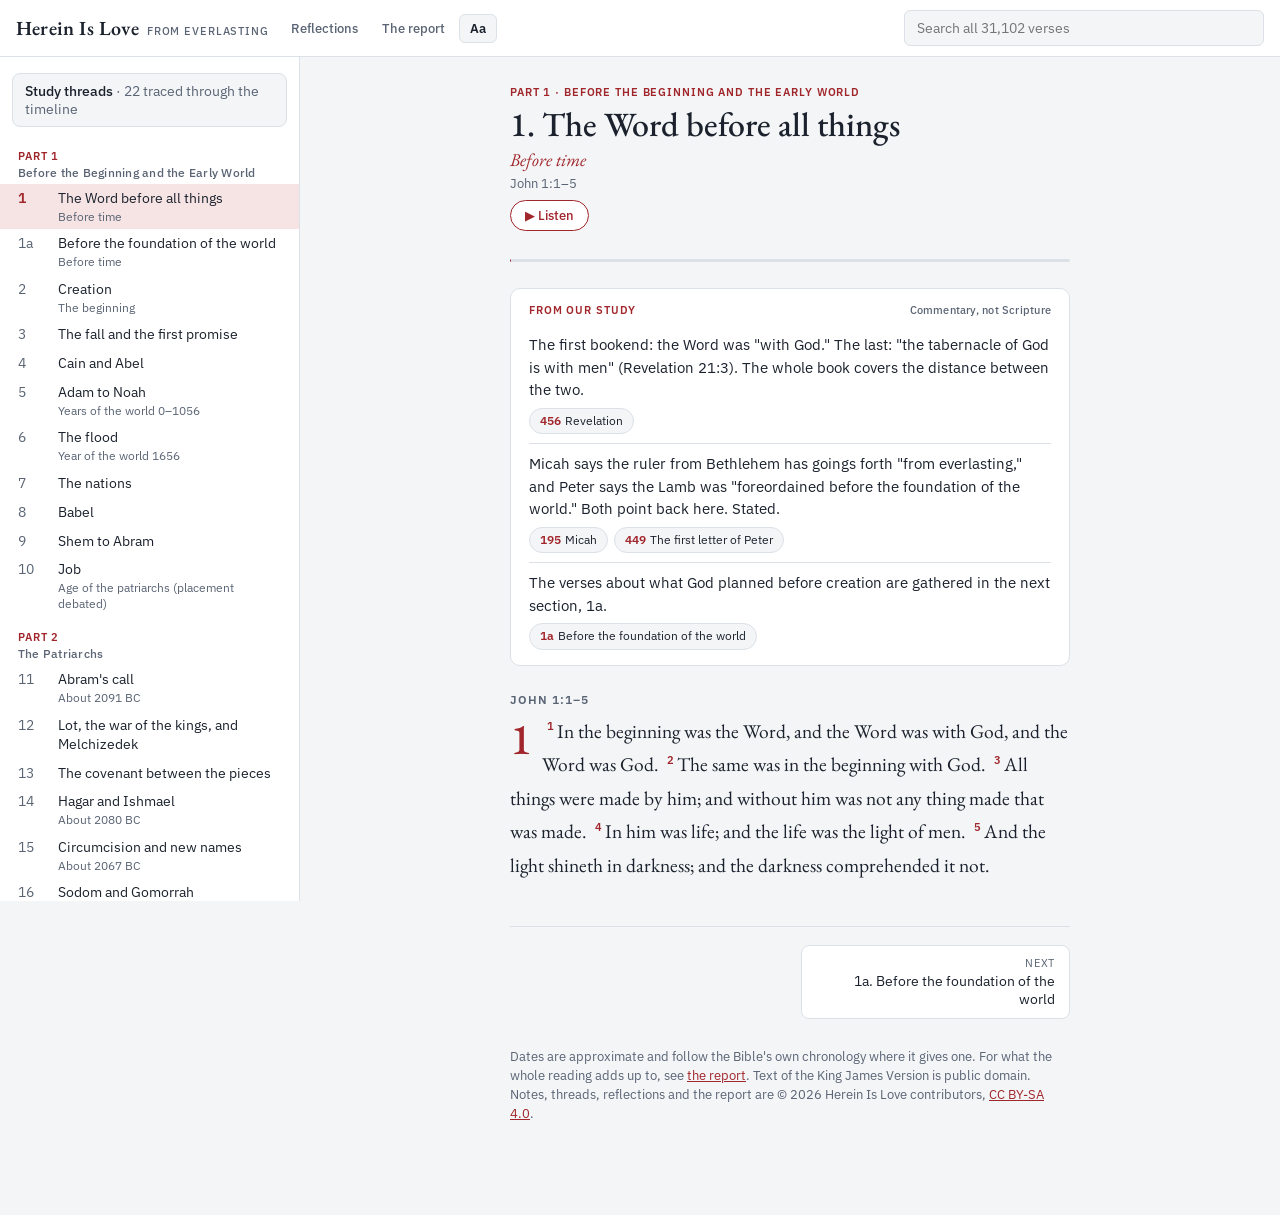
<file: index.html>
<!doctype html>
<html lang="en">
<head>
<meta charset="utf-8">
<meta name="viewport" content="width=device-width,initial-scale=1,viewport-fit=cover">
<title>Herein Is Love · The Bible, read in order</title>
<meta name="description" content="Herein Is Love: the King James Bible arranged in the order its events happened, from before creation to Revelation, with study notes and threads.">
<link rel="preconnect" href="https://fonts.googleapis.com">
<link rel="preconnect" href="https://fonts.gstatic.com" crossorigin>
<link rel="stylesheet" href="https://fonts.googleapis.com/css2?family=EB+Garamond:ital,wght@0,400;0,500;0,600;1,400&family=IBM+Plex+Sans:wght@400;500;600&display=swap">
<link rel="stylesheet" href="assets/style.css">
<script src="assets/textsize.js"></script>
</head>
<body>
<header class="bar">
  <button class="toc-btn" id="tocBtn" type="button" aria-controls="toc" aria-expanded="false">Contents</button>
  <div class="brand"><a href="./">Herein Is Love</a><small>From Everlasting</small></div>
  <nav class="nav" aria-label="Site"><a href="reflections.html">Reflections</a><a href="report.html">The report</a></nav>
  <div class="search"><input id="q" type="search" placeholder="Search all 31,102 verses" aria-label="Search the text"></div>
</header>
<div class="layout">
  <nav class="toc" id="toc" aria-label="Contents"></nav>
  <main id="main"><div class="page" id="page"><p class="loading">Loading the text…</p></div></main>
</div>
<script src="vendor/js-yaml.min.js"></script>
<script src="vendor/marked.umd.js"></script>
<script src="assets/refs.js"></script>
<script src="assets/listen.js"></script>
<script src="assets/app.js"></script>
</body>
</html>
</file>
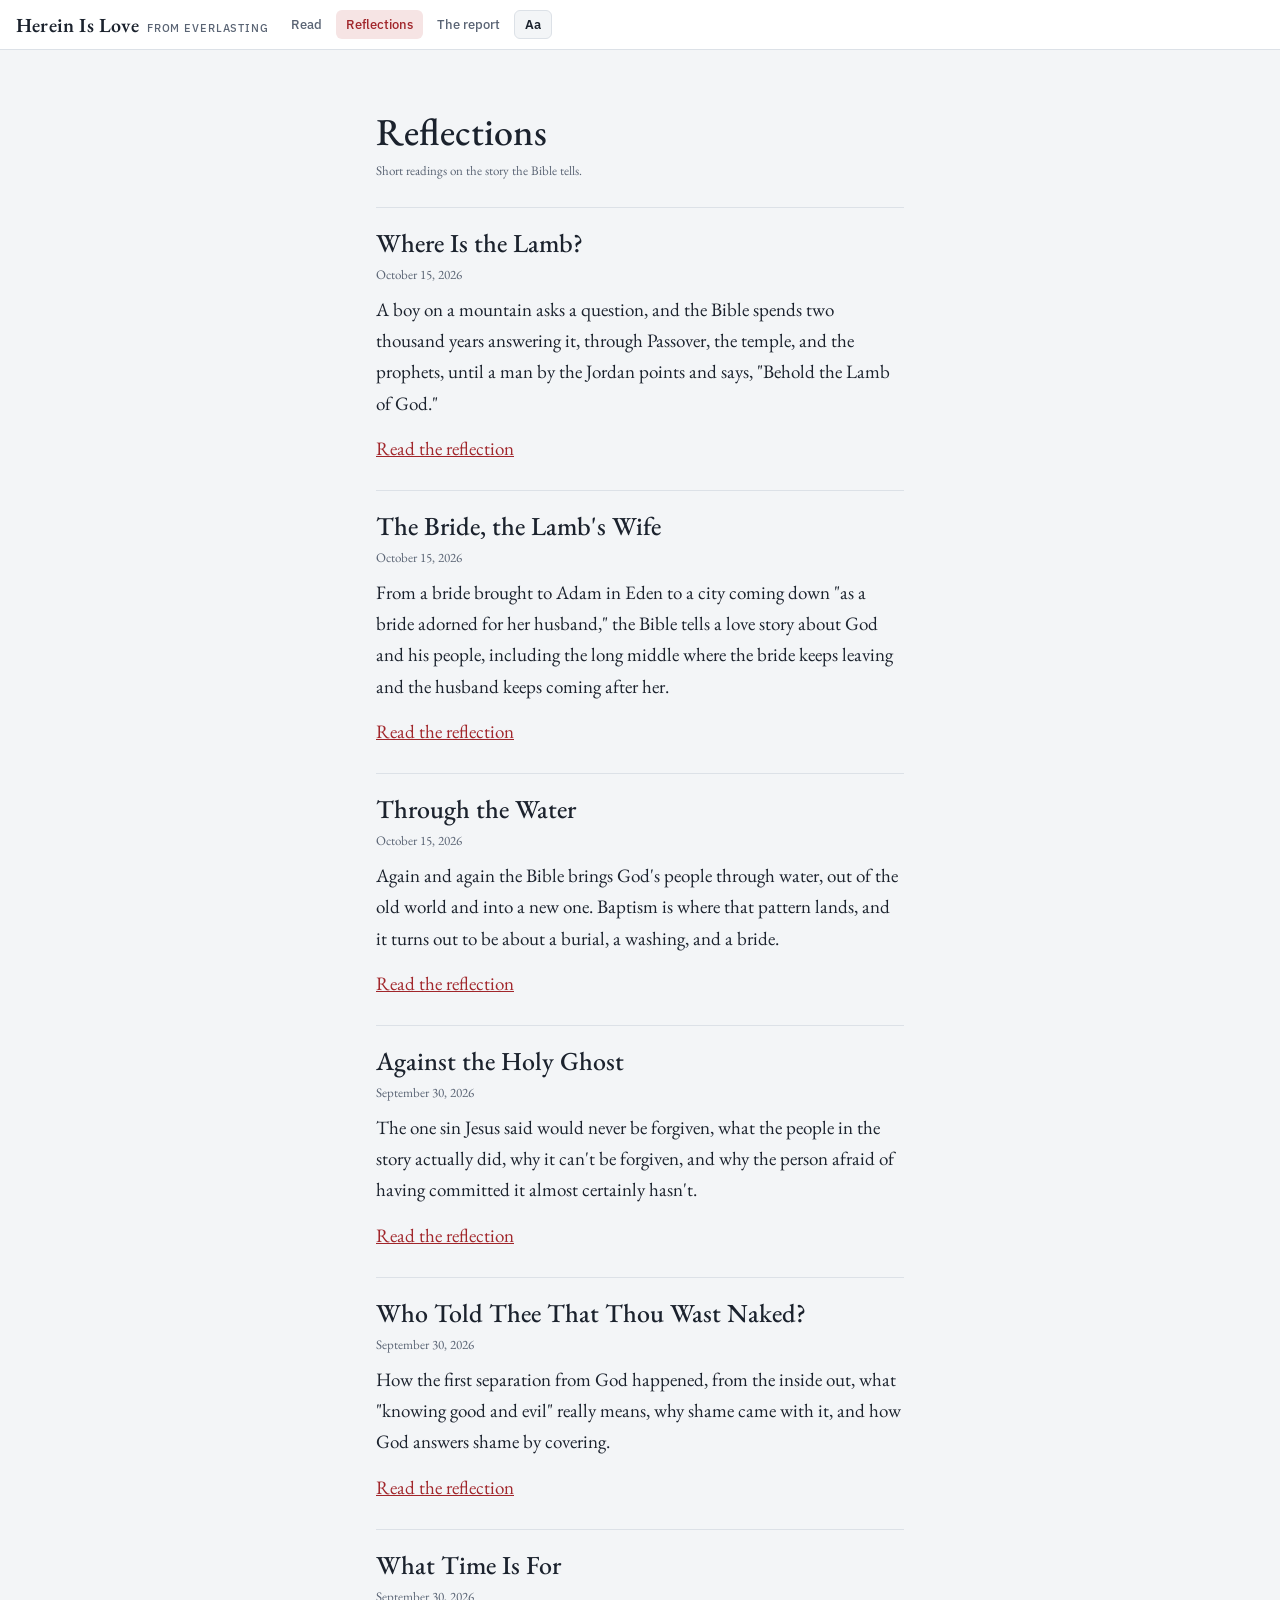
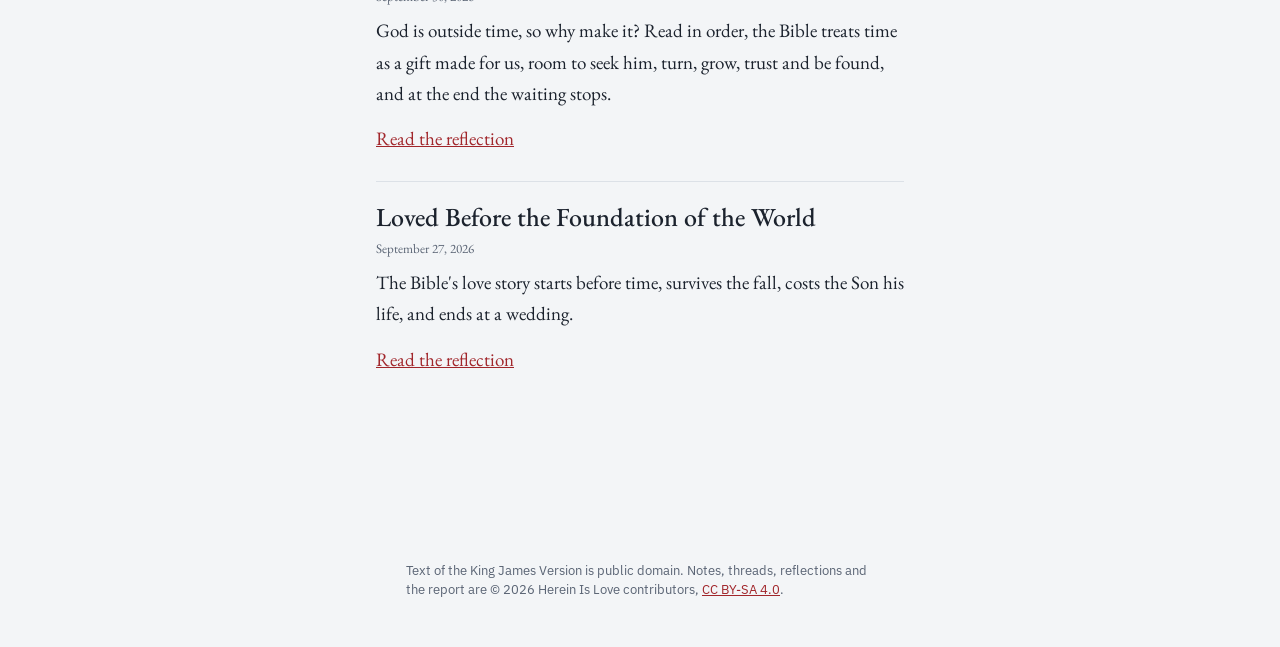
<file: reflections.html>
<!doctype html>
<html lang="en">
<head>
<meta charset="utf-8">
<meta name="viewport" content="width=device-width,initial-scale=1,viewport-fit=cover">
<title>Reflections · Herein Is Love</title>
<meta name="description" content="Short readings on the story the Bible tells, read in order.">
<link rel="preconnect" href="https://fonts.googleapis.com">
<link rel="preconnect" href="https://fonts.gstatic.com" crossorigin>
<link rel="stylesheet" href="https://fonts.googleapis.com/css2?family=EB+Garamond:ital,wght@0,400;0,500;0,600;1,400&family=IBM+Plex+Sans:wght@400;500;600&display=swap">
<link rel="stylesheet" href="assets/style.css">
<script src="assets/textsize.js"></script>
</head>
<body>
<header class="bar">
  <div class="brand"><a href="./">Herein Is Love</a><small>From Everlasting</small></div>
  <nav class="nav" aria-label="Site"><a href="./">Read</a><a href="reflections.html" aria-current="page">Reflections</a><a href="report.html">The report</a></nav>
</header>
<main><article class="report" id="out"><p class="loading">Loading…</p></article></main>
<footer class="site-foot">Text of the King James Version is public domain. Notes, threads, reflections and the report are © 2026 Herein Is Love contributors, <a href="https://creativecommons.org/licenses/by-sa/4.0/">CC BY-SA 4.0</a>.</footer>
<script src="vendor/js-yaml.min.js"></script>
<script src="vendor/marked.umd.js"></script>
<script src="assets/listen.js"></script>
<script>
(async function () {
  const out = document.getElementById('out');
  const esc = t => String(t).replace(/[&<>"]/g, c => ({ '&': '&amp;', '<': '&lt;', '>': '&gt;', '"': '&quot;' }[c]));
  const get = u => fetch(u).then(r => { if (!r.ok) throw new Error(u); return r.text(); });
  const split = src => {
    const m = src.match(/^---\n([\s\S]*?)\n---\n?([\s\S]*)$/);
    return m ? { meta: jsyaml.load(m[1]) || {}, body: m[2] } : { meta: {}, body: src };
  };
  const fmtDate = d => {
    const iso = d instanceof Date ? d.toISOString().slice(0, 10) : String(d).slice(0, 10);
    const dt = new Date(iso + 'T12:00:00');
    return isNaN(dt) ? '' : dt.toLocaleDateString('en-US', { year: 'numeric', month: 'long', day: 'numeric' });
  };
  // "section 18" or "sections 18" in a reflection becomes a link into the reader
  const linkSections = html => html.replace(/\b(sections?) (\d+[a-z]?)\b/gi, (m, w, n) => `<a href="./#s${n}">${w} ${n}</a>`);

  try {
    const [files, timeline, threads] = await Promise.all([
      get('content/reflections/index.yaml').then(t => jsyaml.load(t) || []),
      get('content/timeline.yaml').then(t => jsyaml.load(t)),
      get('content/threads.yaml').then(t => jsyaml.load(t)),
    ]);
    const secTitle = {};
    timeline.forEach(p => p.sections.forEach(s => { secTitle[String(s.id)] = s.title; }));
    const reflections = await Promise.all(files.map(f => get('content/reflections/' + f).then(t => ({ slug: f.replace(/\.md$/, ''), ...split(t) }))));

    const showList = () => {
      Listen.stop();
      document.title = 'Reflections · Herein Is Love';
      out.innerHTML = `<h1>Reflections</h1><p class="byline">Short readings on the story the Bible tells.</p>` +
        reflections.map(l => `<div class="thread"><h2 style="border:0;margin:0 0 4px;padding:0"><a href="#${esc(l.slug)}" style="color:inherit;text-decoration:none">${esc(l.meta.title || l.slug)}</a></h2>` +
          `<p class="byline" style="margin:0 0 8px">${esc(fmtDate(l.meta.date))}</p><p>${esc(l.meta.summary || '')}</p><p><a href="#${esc(l.slug)}">Read the reflection</a></p></div>`).join('');
      window.scrollTo(0, 0);
    };
    const showReflection = l => {
      Listen.stop();
      document.title = (l.meta.title || l.slug) + ' · Herein Is Love';
      let html = `<p class="eyebrow"><a href="reflections.html">Reflections</a></p><h1>${esc(l.meta.title || l.slug)}</h1><p class="byline">${esc(fmtDate(l.meta.date))}</p>`;
      html += linkSections(marked.parse(l.body));
      const secs = (l.meta.sections || []).map(String).filter(s => secTitle[s]);
      if (secs.length || l.meta.thread) {
        html += `<h3>Read it in order</h3><div class="go">` +
          secs.map(s => `<a class="chip" href="./#s${esc(s)}"><b>${esc(s)}</b>${esc(secTitle[s])}</a>`).join('') + `</div>`;
        const th = threads.find(t => t.id === l.meta.thread);
        if (th) html += `<p style="margin-top:14px">Or follow the thread <a href="./#threads"><em>${esc(th.name)}</em></a>.</p>`;
      }
      out.innerHTML = html; window.scrollTo(0, 0);
      Listen.setup({ collect: () => Listen.collectArticle(out, /^Read it in order$/i) });
      Listen.button(out.querySelector('.byline'), 'afterend');
    };
    const route = () => {
      const slug = decodeURIComponent(location.hash.slice(1));
      const l = reflections.find(x => x.slug === slug);
      l ? showReflection(l) : showList();
    };
    window.addEventListener('hashchange', route);
    route();
  } catch (e) {
    out.innerHTML = '<p class="loading">The reflections could not be loaded. Serve this folder (for example with GitHub Pages) rather than opening the file directly.</p>';
  }
})();
</script>
</body>
</html>
</file>
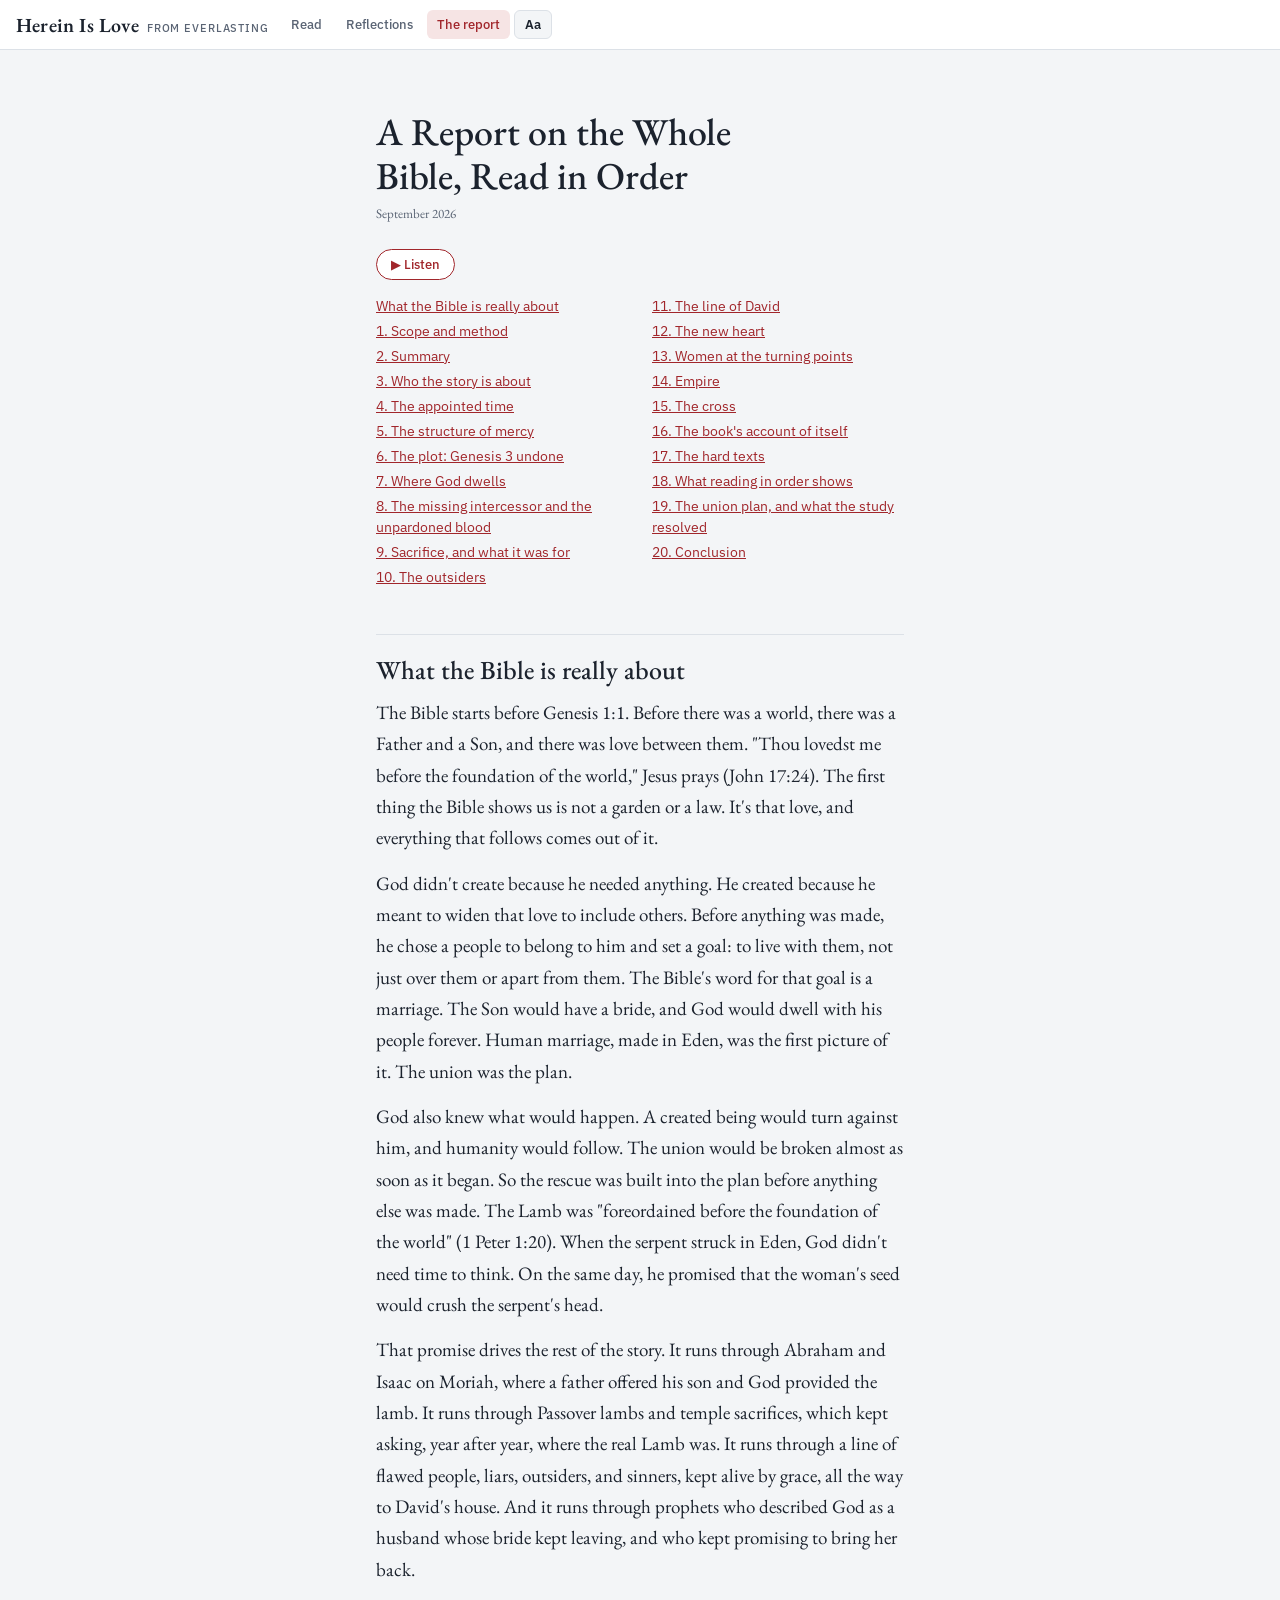
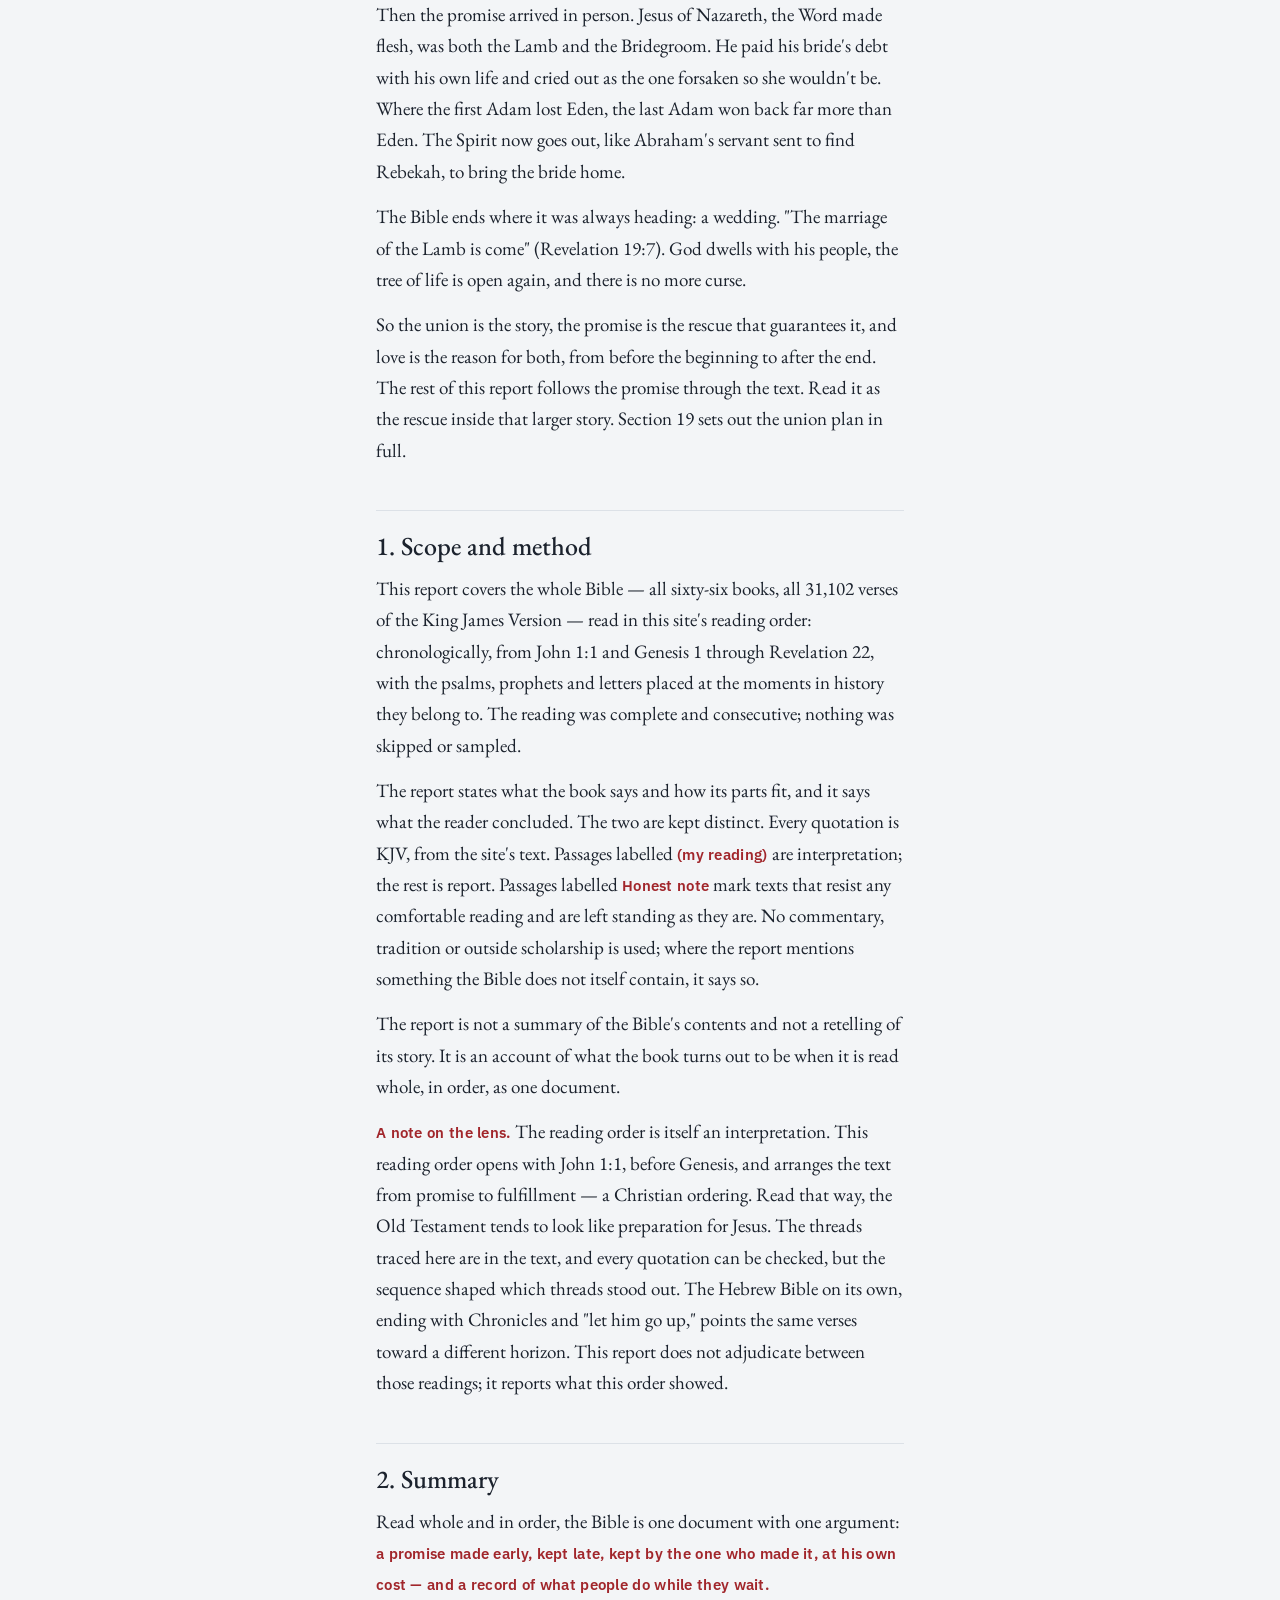
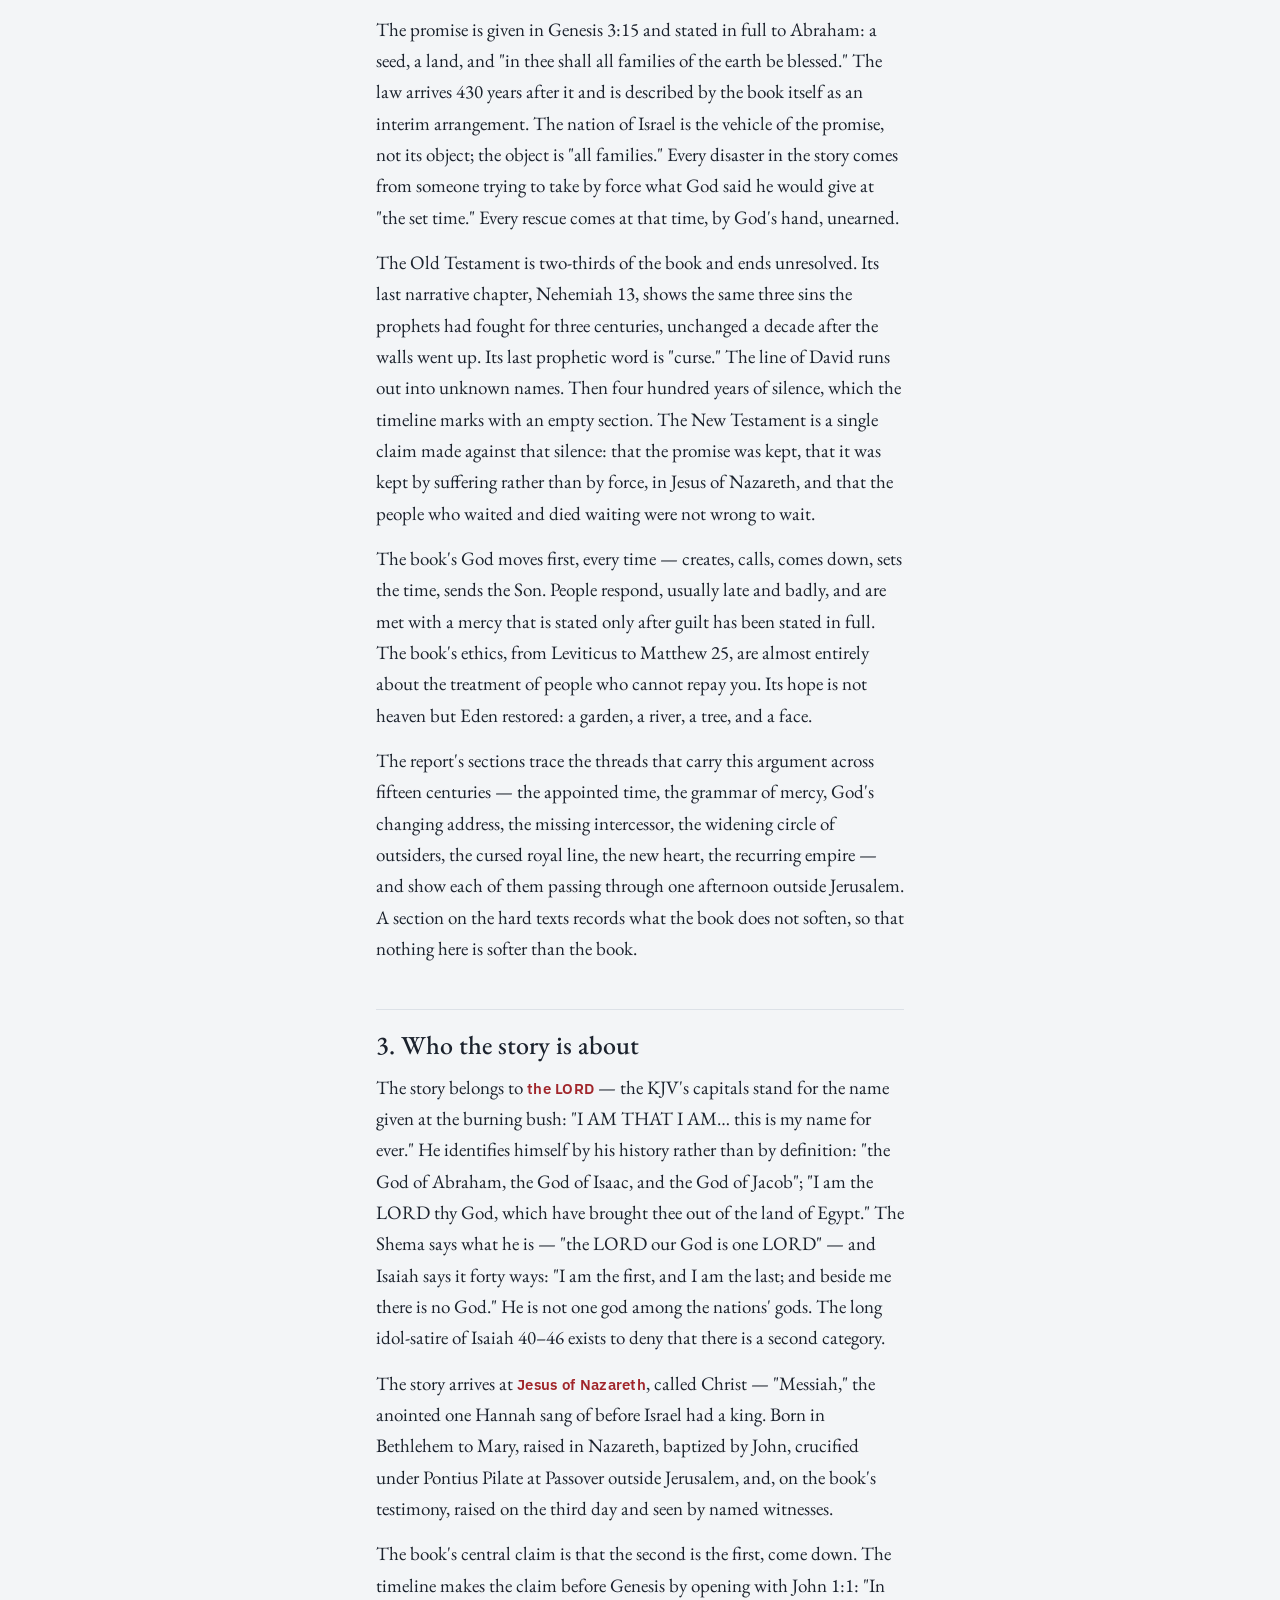
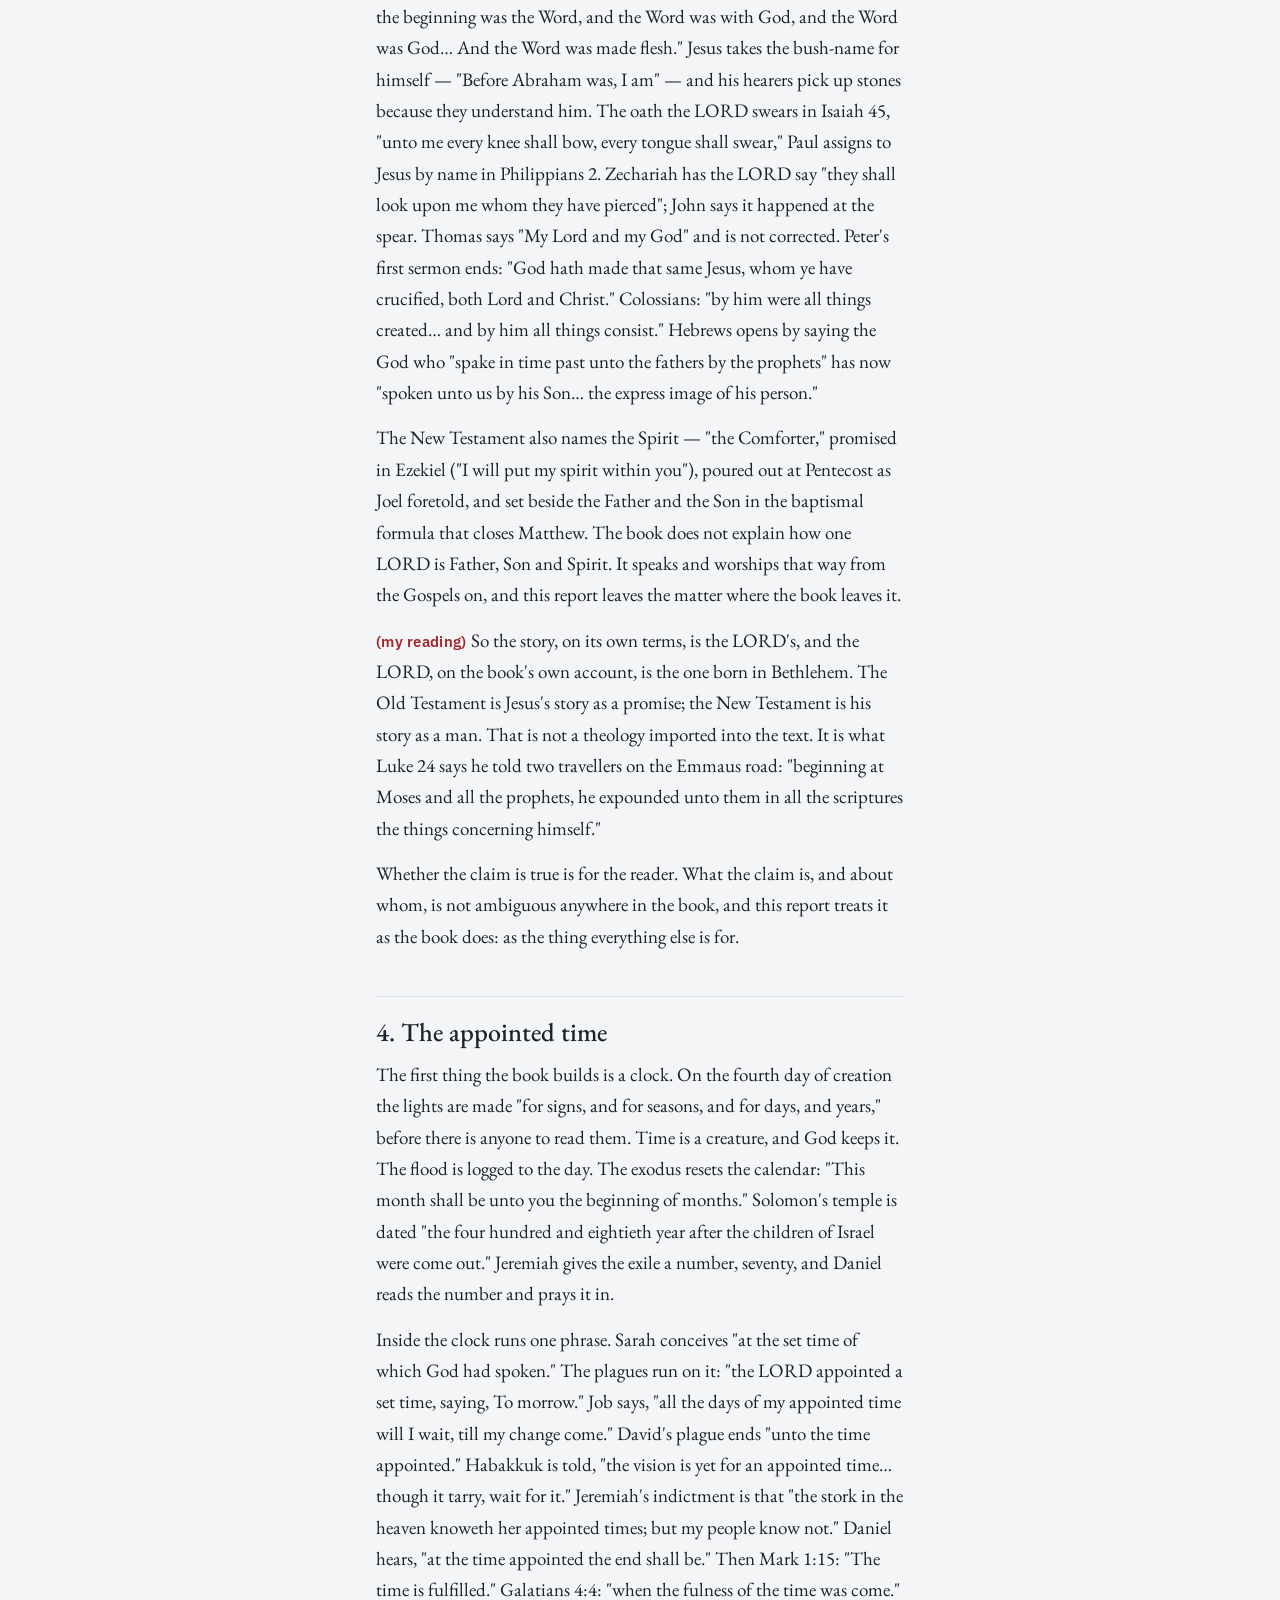
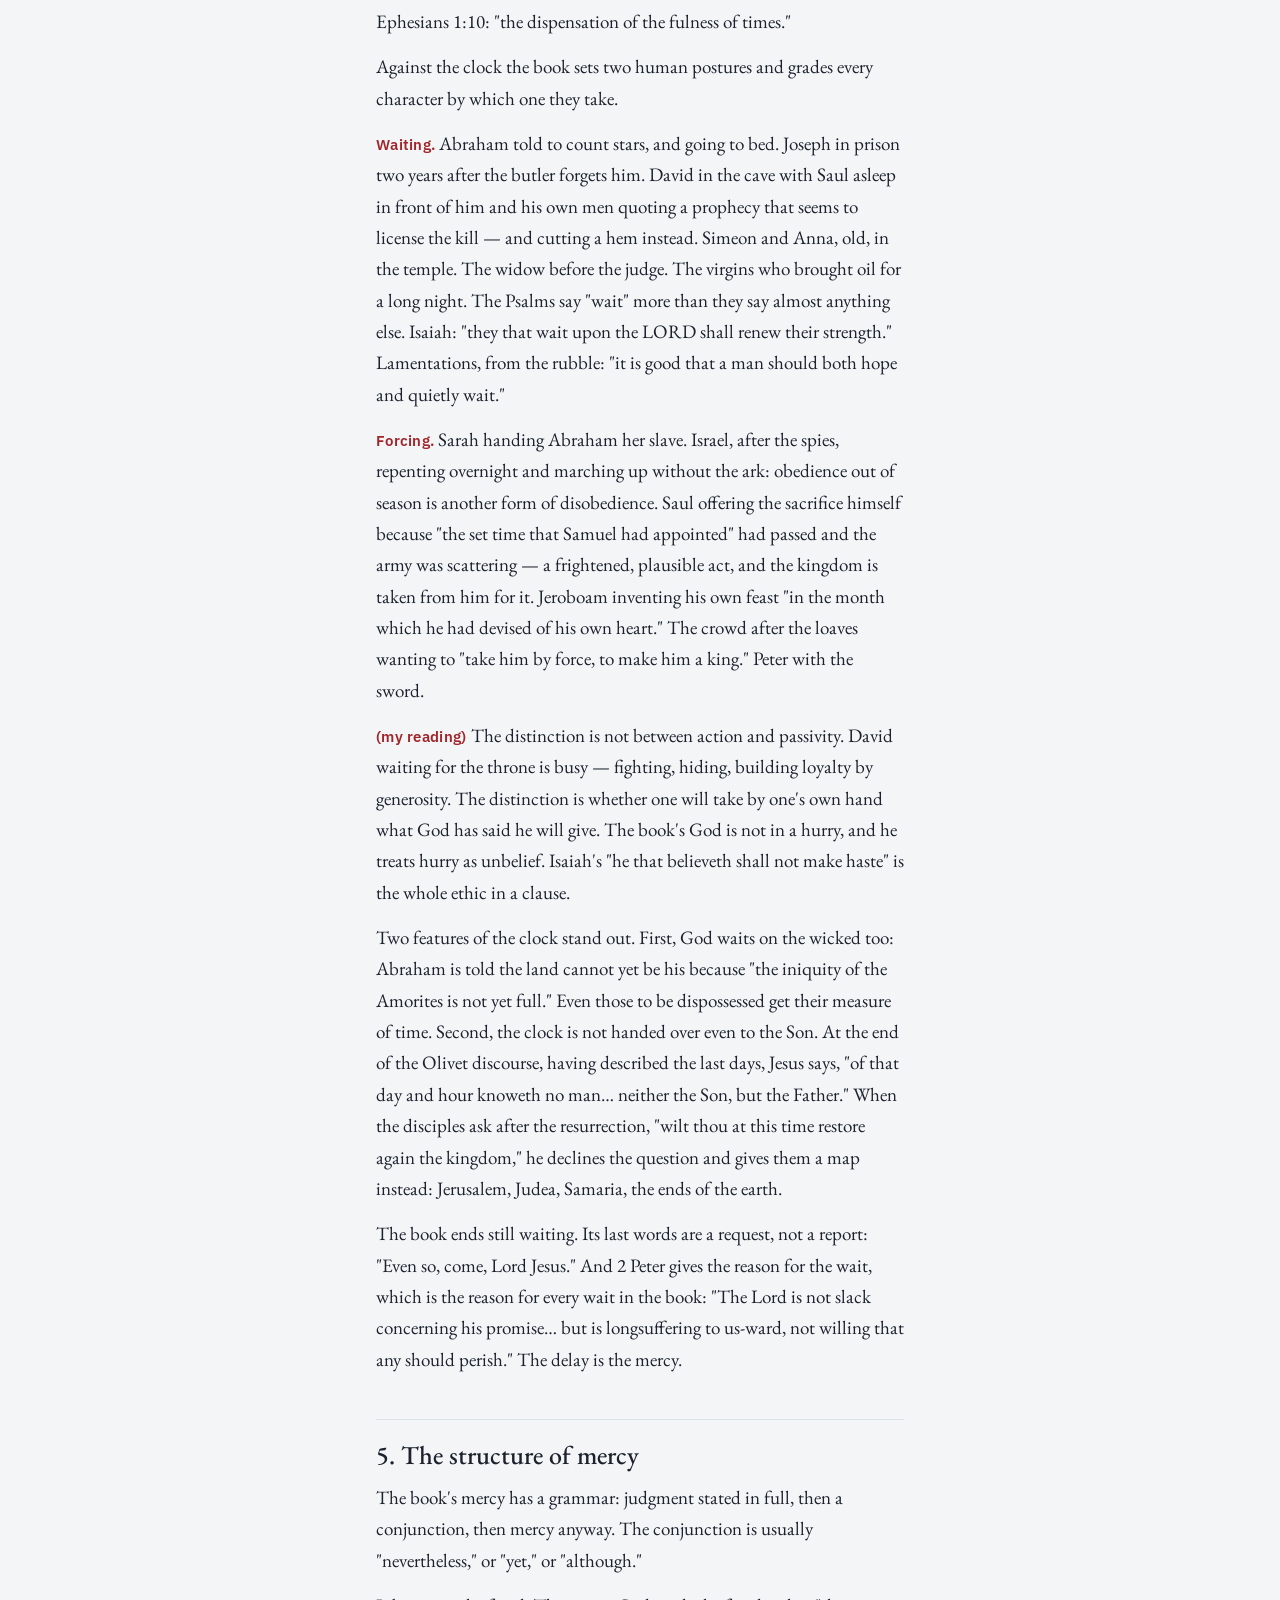
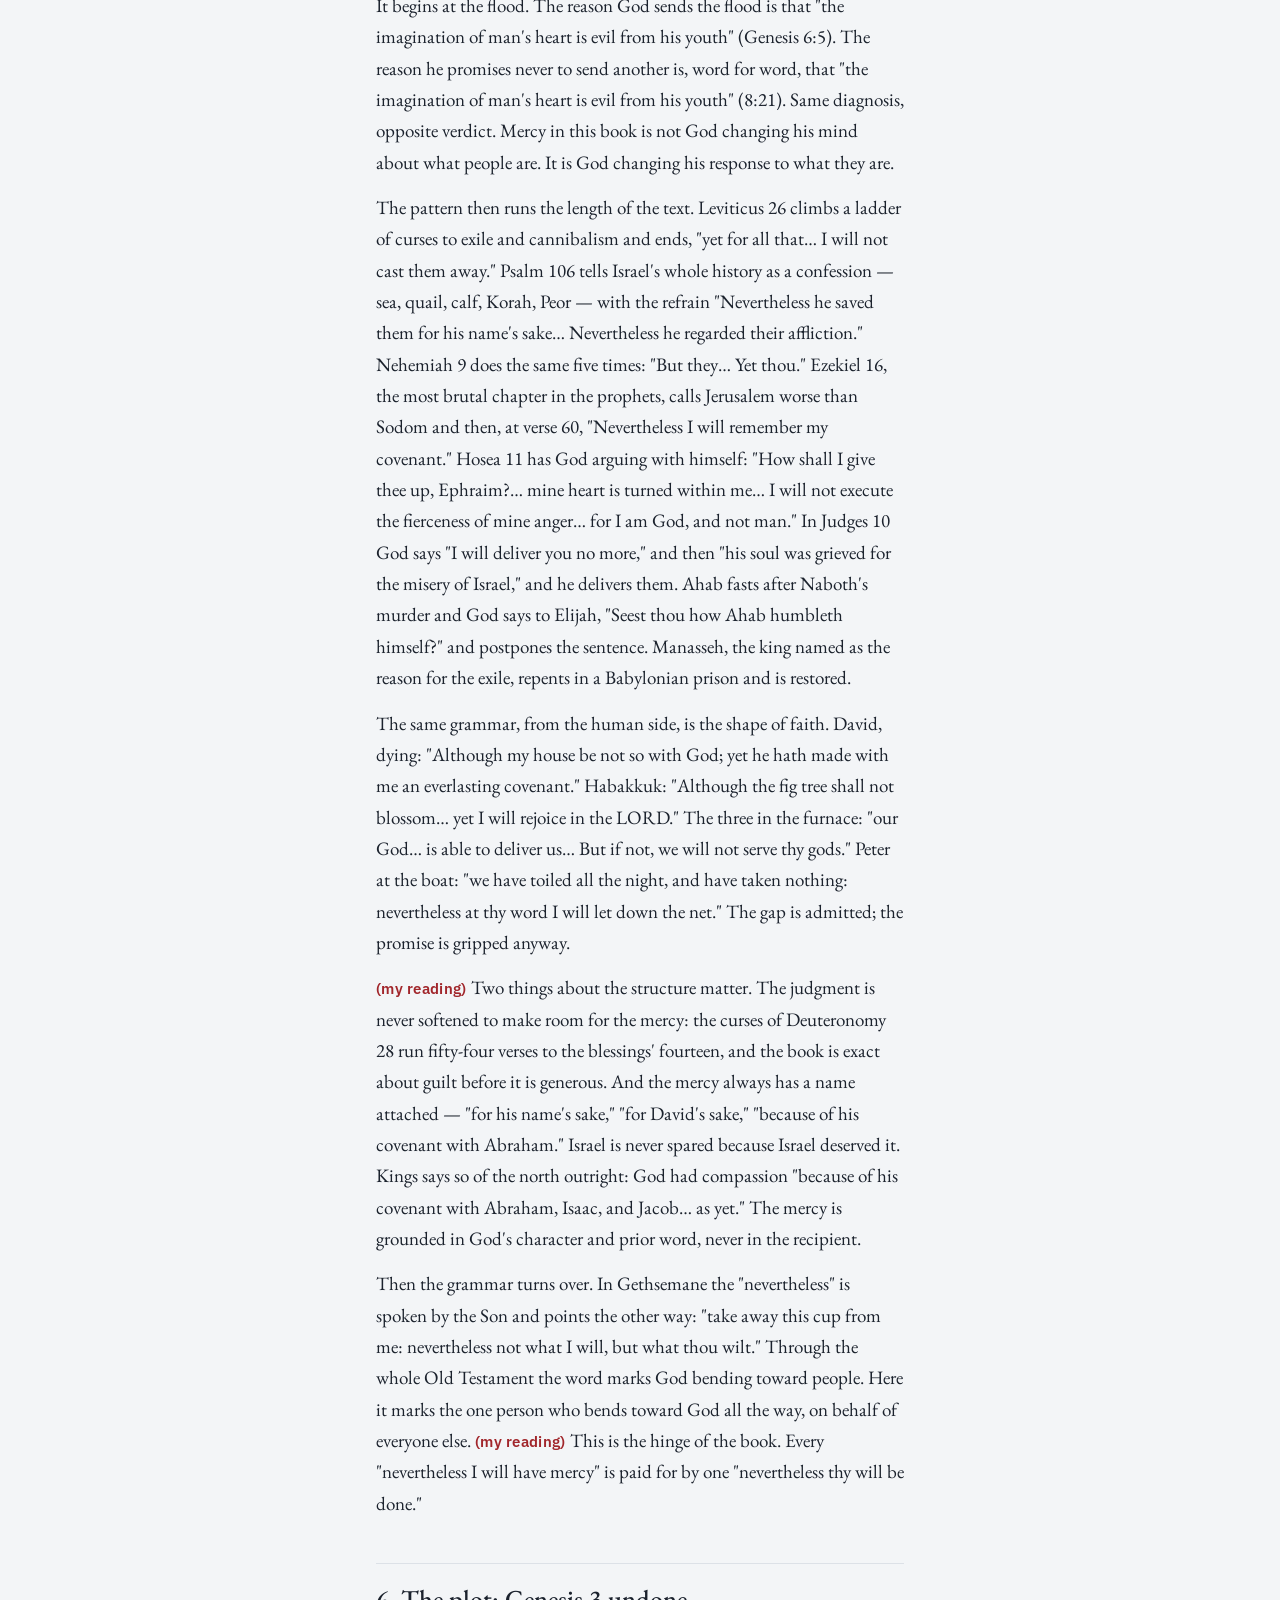
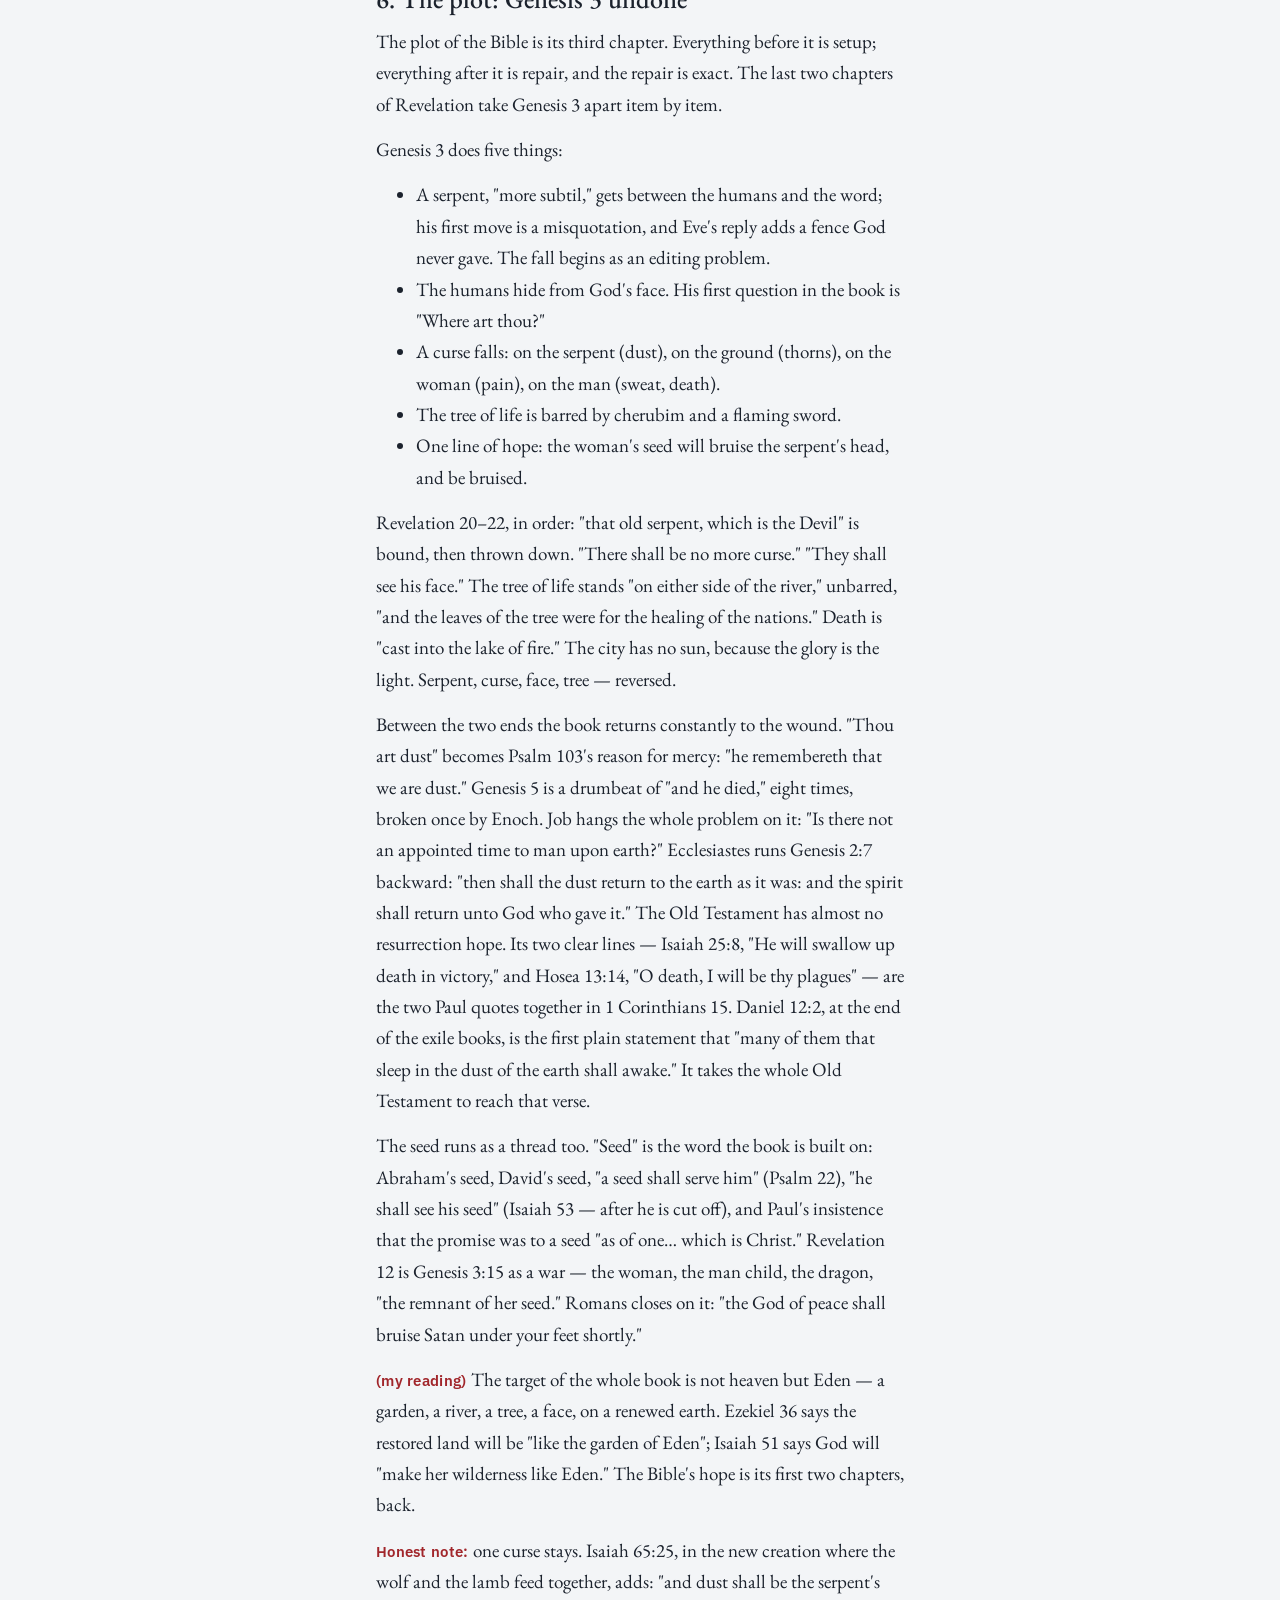
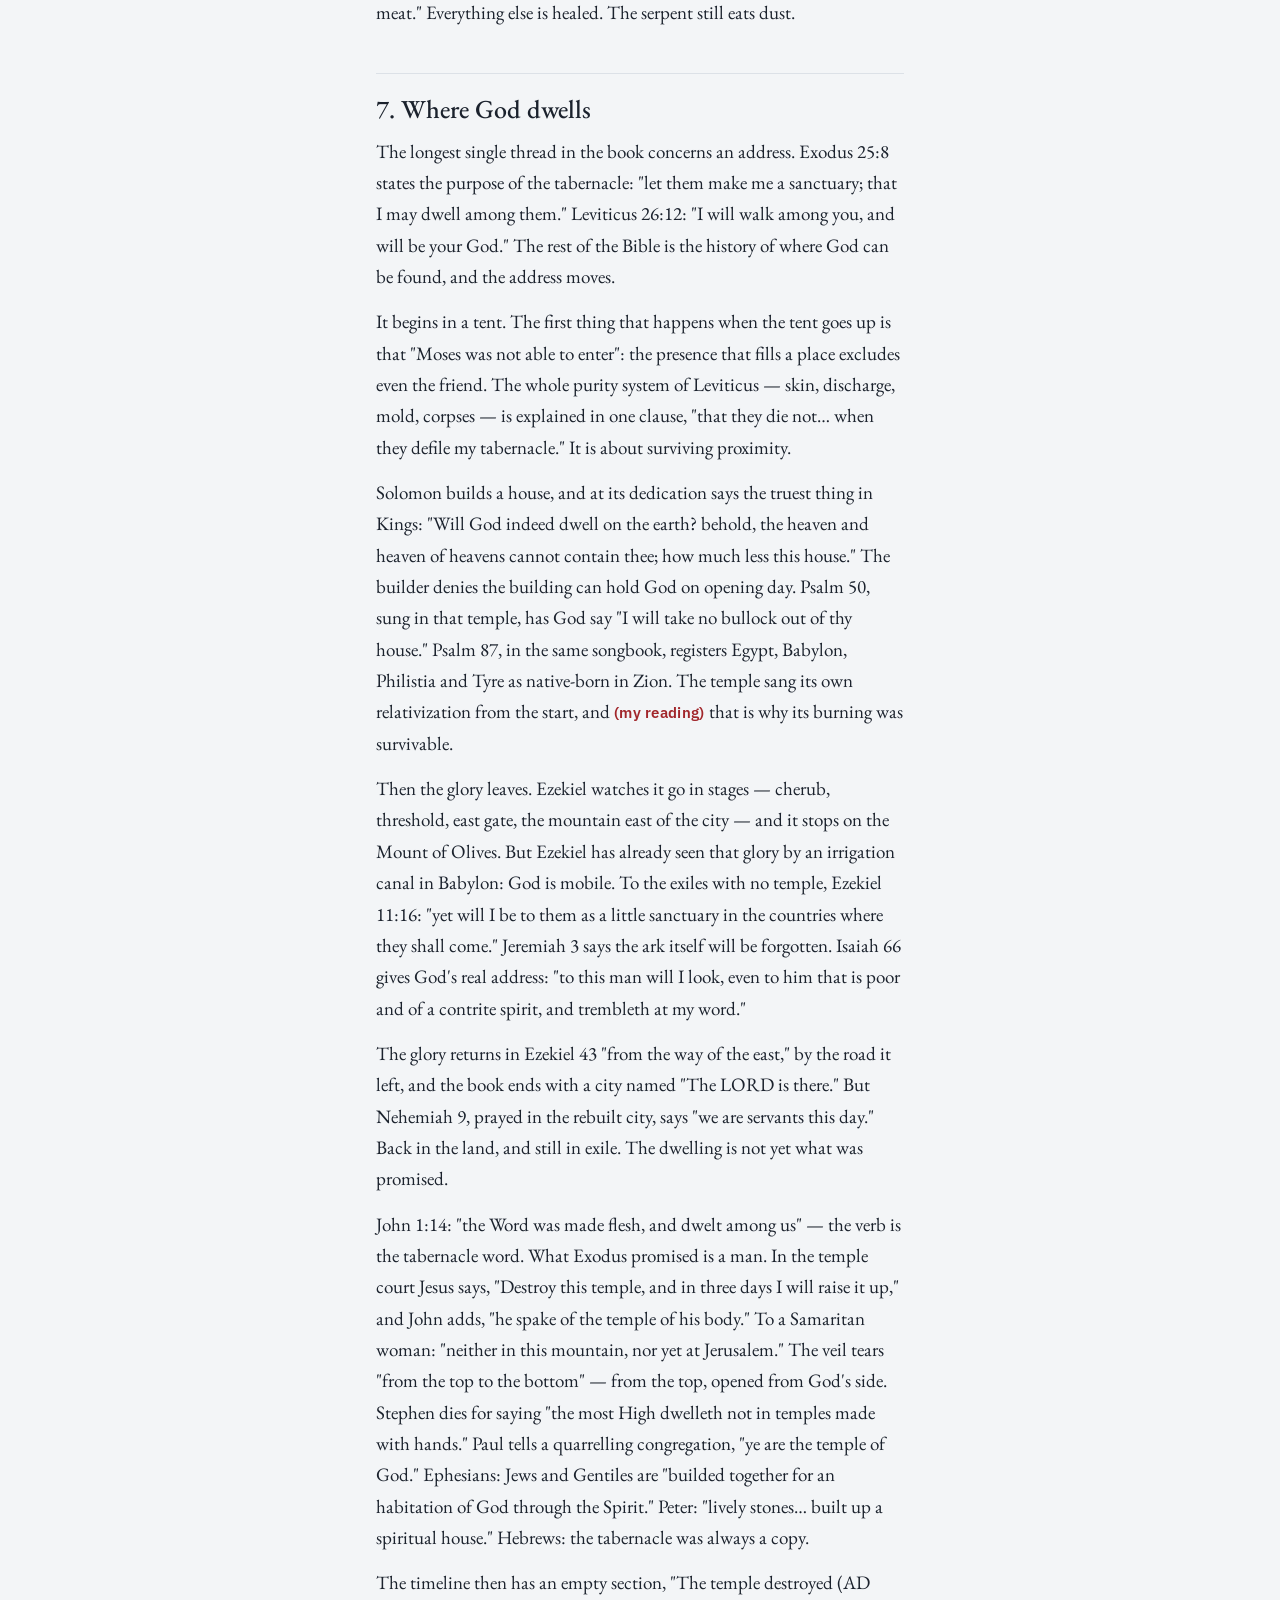
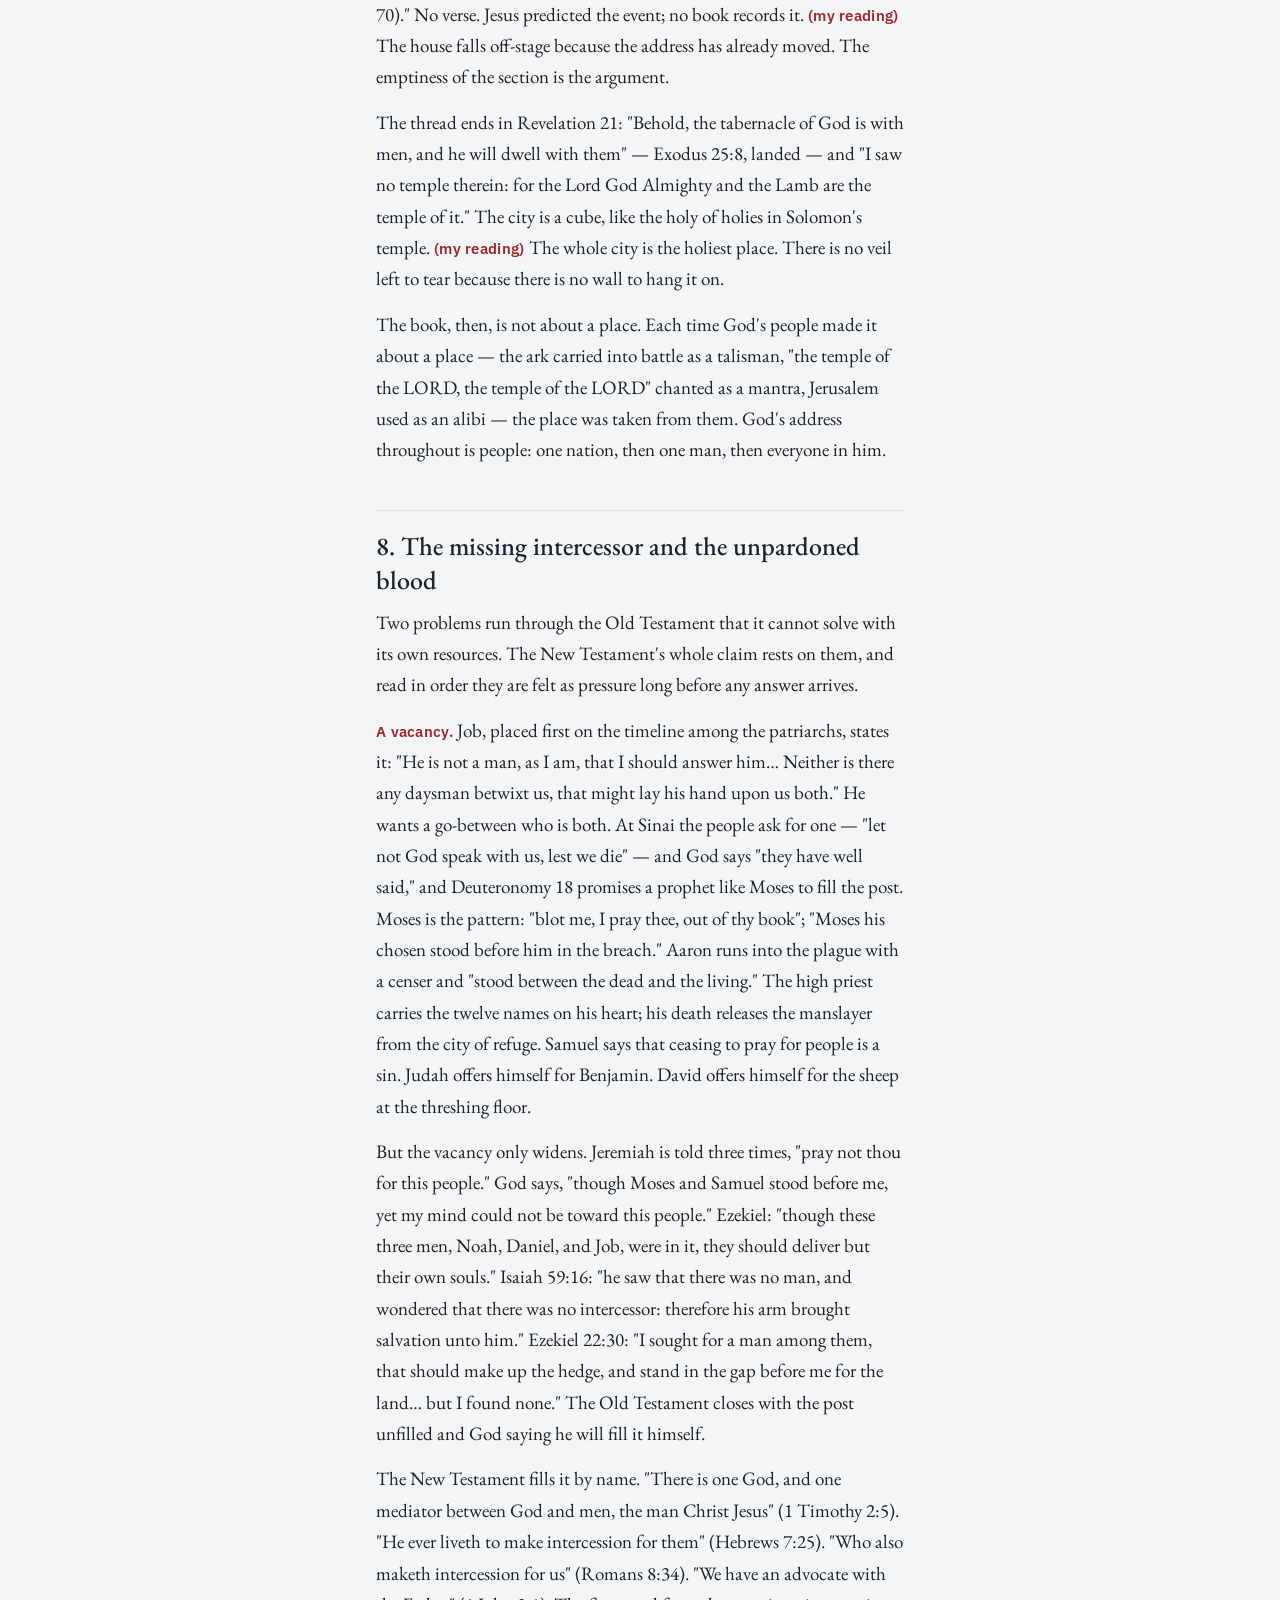
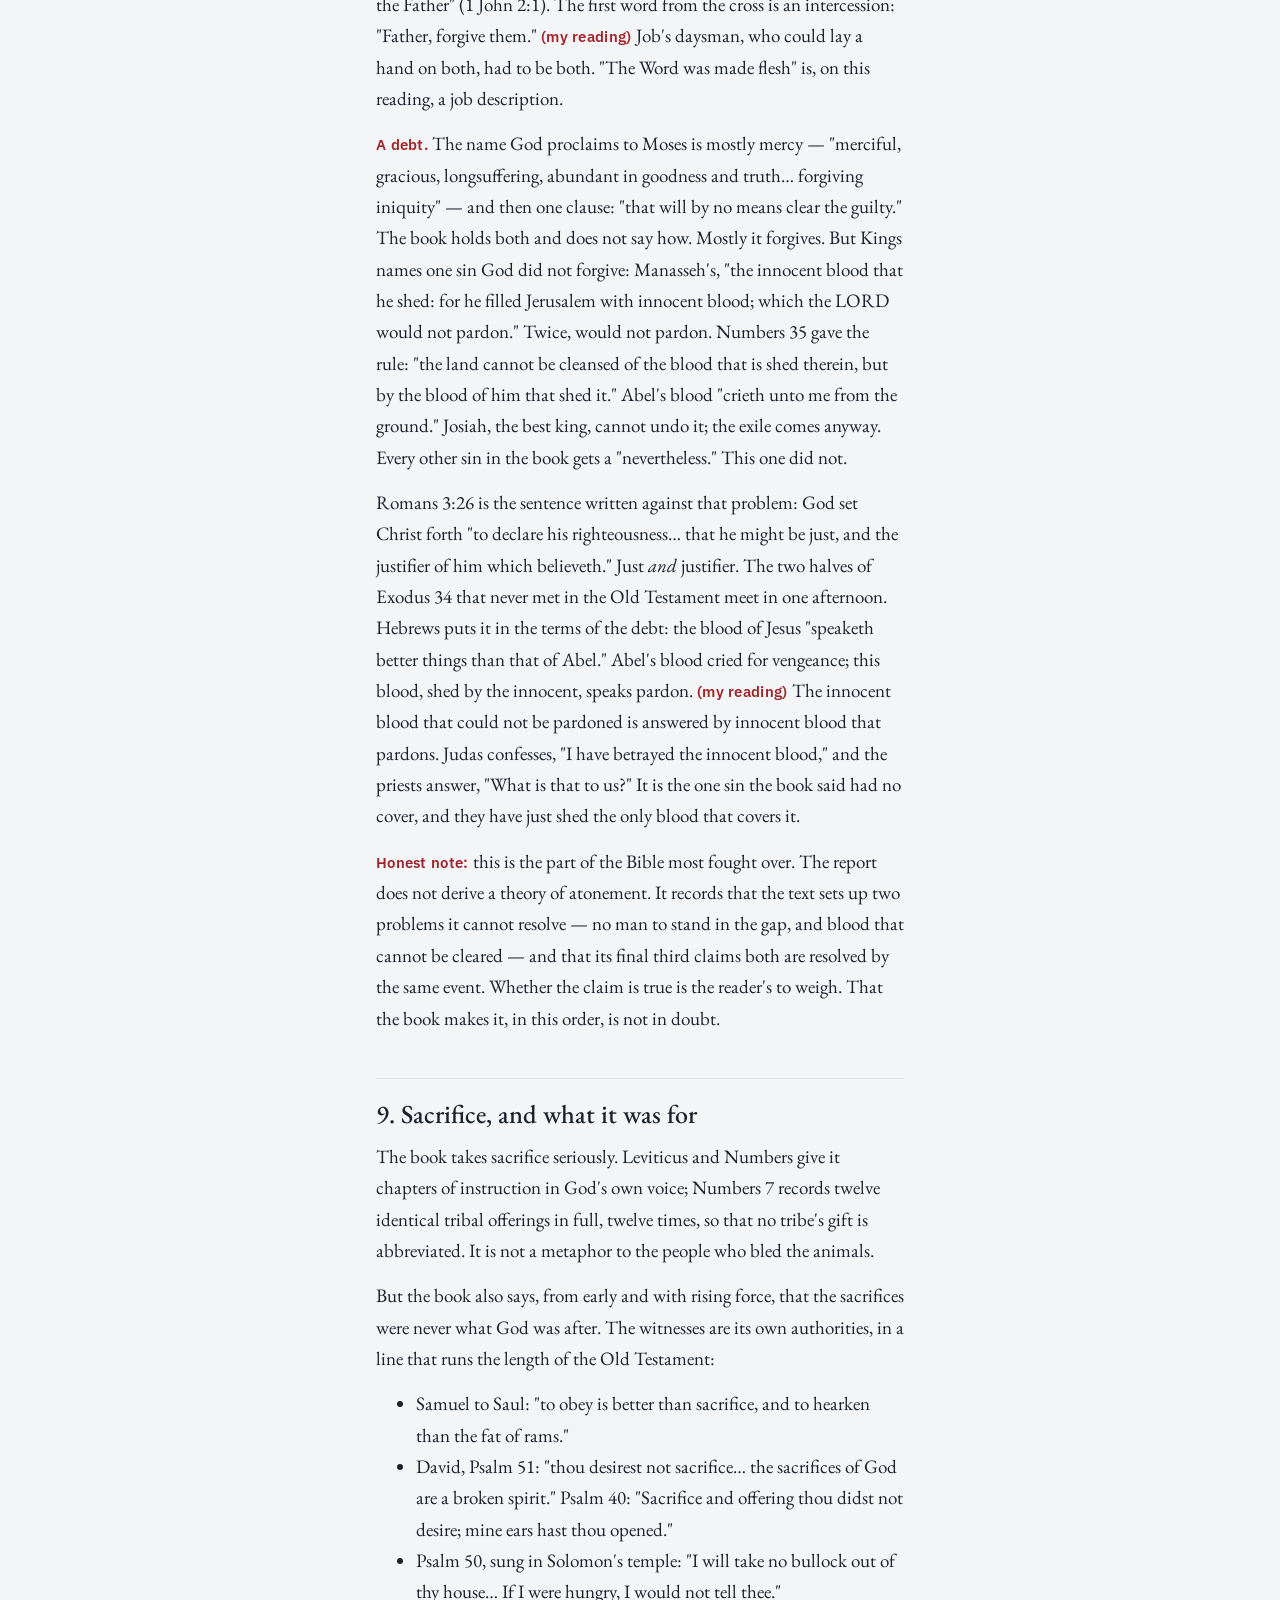
<file: report.html>
<!doctype html>
<html lang="en">
<head>
<meta charset="utf-8">
<meta name="viewport" content="width=device-width,initial-scale=1,viewport-fit=cover">
<title>The report · Herein Is Love</title>
<meta name="description" content="What the Bible is about, read whole and in order: the union God planned before creation, the promise that rescues it, and the love behind both.">
<link rel="preconnect" href="https://fonts.googleapis.com">
<link rel="preconnect" href="https://fonts.gstatic.com" crossorigin>
<link rel="stylesheet" href="https://fonts.googleapis.com/css2?family=EB+Garamond:ital,wght@0,400;0,500;0,600;1,400&family=IBM+Plex+Sans:wght@400;500;600&display=swap">
<link rel="stylesheet" href="assets/style.css">
<script src="assets/textsize.js"></script>
</head>
<body>
<header class="bar">
  <div class="brand"><a href="./">Herein Is Love</a><small>From Everlasting</small></div>
  <nav class="nav" aria-label="Site"><a href="./">Read</a><a href="reflections.html">Reflections</a><a href="report.html" aria-current="page">The report</a></nav>
</header>
<main><article class="report" id="report"><p class="loading">Loading the report…</p></article></main>
<footer class="site-foot">Text of the King James Version is public domain. Notes, threads, reflections and the report are © 2026 Herein Is Love contributors, <a href="https://creativecommons.org/licenses/by-sa/4.0/">CC BY-SA 4.0</a>.</footer>
<script src="vendor/marked.umd.js"></script>
<script src="assets/listen.js"></script>
<script>
(async function () {
  const el = document.getElementById('report');
  try {
    const r = await fetch('content/report.md');
    if (!r.ok) throw new Error(r.status);
    const src = await r.text();
    el.innerHTML = marked.parse(src);
    // byline under the title
    const h1 = el.querySelector('h1'), by = h1 && h1.nextElementSibling;
    if (by && by.tagName === 'P' && by.textContent.length < 40) by.className = 'byline';
    // heading anchors and a contents list
    const slug = t => t.toLowerCase().replace(/[^a-z0-9]+/g, '-').replace(/^-|-$/g, '');
    const h2s = [...el.querySelectorAll('h2')];
    h2s.forEach(h => h.id = slug(h.textContent));
    el.querySelectorAll('h3').forEach(h => h.id = slug(h.textContent));
    const list = document.createElement('ul'); list.className = 'toc-list';
    list.innerHTML = h2s.map(h => `<li><a href="#${h.id}">${h.textContent.replace(/[&<>]/g, c => ({'&':'&amp;','<':'&lt;','>':'&gt;'}[c]))}</a></li>`).join('');
    (by && by.className === 'byline' ? by : h1).after(list);
    Listen.setup({ collect: () => Listen.collectArticle(el) });
    Listen.button(list, 'beforebegin');
    el.querySelectorAll('table').forEach(t => { const w = document.createElement('div'); w.className = 'table-wrap'; t.replaceWith(w); w.appendChild(t); });
    if (location.hash) { const t = document.getElementById(location.hash.slice(1)); if (t) t.scrollIntoView(); }
  } catch (e) {
    el.innerHTML = '<p class="loading">The report could not be loaded. Serve this folder (for example with GitHub Pages) rather than opening the file directly.</p>';
  }
})();
</script>
</body>
</html>
</file>
<file: assets/style.css>
:root{
  --bg:#F3F5F7; --surface:#FFFFFF; --ink:#1B222D; --muted:#5A6474; --line:#DCE1E7;
  --rubric:#A1262B; --rubric-soft:#F6E4E4; --hit:#FCEFB4;
  --serif:"EB Garamond", Garamond, "Times New Roman", serif;
  --sans:"IBM Plex Sans", system-ui, -apple-system, "Segoe UI", sans-serif;
}
@media (prefers-color-scheme: dark){
  :root:not([data-theme="light"]){
    --bg:#12151B; --surface:#1A1F28; --ink:#E3E6EB; --muted:#98A1B0; --line:#2B323E;
    --rubric:#E06A6E; --rubric-soft:#3A2226; --hit:#5A4A12; color-scheme:dark;
  }
}
:root[data-theme="dark"]{
  --bg:#12151B; --surface:#1A1F28; --ink:#E3E6EB; --muted:#98A1B0; --line:#2B323E;
  --rubric:#E06A6E; --rubric-soft:#3A2226; --hit:#5A4A12; color-scheme:dark;
}
*{box-sizing:border-box}
html{height:100%}body{min-height:100%}
body{background:var(--bg);color:var(--ink);font-family:var(--sans);font-size:calc(14px*var(--ts,1));margin:0}
button{font:inherit;color:inherit}
a{color:var(--rubric)}
:focus-visible{outline:2px solid var(--rubric);outline-offset:2px}

.bar{position:sticky;top:env(safe-area-inset-top,0px);z-index:5;background:var(--surface);border-bottom:1px solid var(--line);
  display:flex;align-items:center;gap:12px;padding:10px 16px;flex-wrap:wrap}
.brand{font-family:var(--serif);font-size:20px;font-weight:600;letter-spacing:.2px;white-space:nowrap}
.brand small{font-family:var(--sans);font-size:11px;font-weight:500;letter-spacing:.08em;text-transform:uppercase;color:var(--muted);margin-left:8px}
.toc-btn{display:none;border:1px solid var(--line);background:var(--bg);border-radius:6px;padding:6px 10px;cursor:pointer}
.search{flex:1;min-width:180px;display:flex;justify-content:flex-end}
.search input{width:100%;max-width:360px;padding:8px 12px;border:1px solid var(--line);border-radius:6px;background:var(--bg);color:var(--ink);font:inherit}

.layout{display:grid;grid-template-columns:300px minmax(0,1fr);min-height:calc(100% - 56px)}
.toc{border-right:1px solid var(--line);background:var(--surface);overflow-y:auto;height:calc(100vh - 56px);position:sticky;top:56px;padding:12px 0 40px}
.part{padding:14px 18px 4px;font-size:calc(11px*var(--ts,1));font-weight:600;letter-spacing:.08em;text-transform:uppercase;color:var(--rubric)}
.part span{display:block;color:var(--muted);font-weight:500;letter-spacing:.02em;text-transform:none;font-size:calc(12px*var(--ts,1));margin-top:2px}
.toc button.sec{display:grid;grid-template-columns:34px 1fr;gap:6px;width:100%;text-align:left;border:0;background:none;padding:5px 18px;cursor:pointer;color:var(--ink);line-height:1.35}
.toc button.sec .n{color:var(--muted);font-variant-numeric:tabular-nums}
.toc button.sec:hover{background:var(--bg)}
.toc button.sec[aria-current="true"]{background:var(--rubric-soft)}
.toc button.sec[aria-current="true"] .n{color:var(--rubric);font-weight:600}

main{padding-block:28px 80px;padding-inline:24px;min-width:0}
.page{max-width:40em;margin:0 auto}
.eyebrow{font-size:calc(11px*var(--ts,1));font-weight:600;letter-spacing:.08em;text-transform:uppercase;color:var(--rubric)}
h1{font-family:var(--serif);font-weight:500;font-size:calc(34px*var(--ts,1));line-height:1.15;margin:6px 0 4px;text-wrap:balance}
.date{font-family:var(--serif);font-style:italic;font-size:calc(18px*var(--ts,1));color:var(--rubric);margin:0 0 4px}
.toc .dt{display:block;color:var(--muted);font-size:calc(11.5px*var(--ts,1));margin-top:1px}
.refs{color:var(--muted);font-size:calc(13px*var(--ts,1));margin-bottom:8px}
.progress{height:3px;background:var(--line);border-radius:2px;margin:14px 0 26px;overflow:hidden}
.progress i{display:block;height:100%;background:var(--rubric)}
h2.passage{font-family:var(--sans);font-size:calc(12px*var(--ts,1));font-weight:600;letter-spacing:.08em;text-transform:uppercase;color:var(--muted);
  margin:34px 0 8px;padding-top:14px;border-top:1px solid var(--line)}
h2.passage:first-of-type{border-top:0;padding-top:0;margin-top:10px}
.chap{font-family:var(--serif);font-size:calc(19.5px*var(--ts,1));line-height:1.72;margin:0 0 18px}
.chap .cn{font-family:var(--serif);float:left;font-size:calc(44px*var(--ts,1));line-height:.9;color:var(--rubric);margin:4px 10px 0 0;font-weight:500}
.chap .cl{display:block;font-family:var(--sans);font-size:calc(12px*var(--ts,1));font-weight:600;color:var(--muted);letter-spacing:.04em;margin-bottom:2px}
sup.v{font-family:var(--sans);font-size:calc(10.5px*var(--ts,1));color:var(--rubric);font-weight:600;margin:0 3px 0 5px;vertical-align:super;line-height:0}
.verse.flash{background:var(--hit);border-radius:3px}
.note{font-family:var(--serif);font-size:calc(19px*var(--ts,1));line-height:1.6;color:var(--muted);font-style:italic;border-left:3px solid var(--rubric);padding:4px 0 4px 16px;margin:18px 0}
.study{border:1px solid var(--line);background:var(--surface);border-radius:10px;padding:14px 18px 6px;margin:18px 0 26px}
.study-h{font-size:calc(11px*var(--ts,1));font-weight:600;letter-spacing:.08em;text-transform:uppercase;color:var(--rubric);display:flex;justify-content:space-between;gap:12px;flex-wrap:wrap}
.study-h span{color:var(--muted);font-weight:500;letter-spacing:.02em;text-transform:none}
.study ul{list-style:none;margin:8px 0 0;padding:0}
.study li{padding:9px 0;border-top:1px solid var(--line);font-size:calc(14.5px*var(--ts,1));line-height:1.55}
.study li:first-child{border-top:0}
.go{display:flex;flex-wrap:wrap;gap:6px;margin-top:6px}
.go button{text-align:left;border:1px solid var(--line);background:var(--bg);border-radius:999px;padding:3px 10px;font-size:calc(12px*var(--ts,1));cursor:pointer;color:var(--ink)}
.go button:hover{border-color:var(--rubric);color:var(--rubric)}
.go button b{color:var(--rubric);font-weight:600;margin-right:4px}
.toc button.threads{display:block;width:calc(100% - 24px);margin:4px 12px 8px;text-align:left;border:1px solid var(--line);background:var(--bg);border-radius:8px;padding:8px 12px;cursor:pointer;font-weight:500}
.toc button.threads:hover,.toc button.threads[aria-current="true"]{border-color:var(--rubric);color:var(--rubric)}
.thread{margin:26px 0;padding-top:18px;border-top:1px solid var(--line)}
.thread h2{font-family:var(--serif);font-weight:500;font-size:calc(24px*var(--ts,1));margin:0 0 6px}
.thread p{font-family:var(--serif);font-size:calc(18px*var(--ts,1));line-height:1.55;margin:0 0 10px;color:var(--ink)}
.pager{display:flex;justify-content:space-between;gap:12px;margin-top:44px;padding-top:18px;border-top:1px solid var(--line);flex-wrap:wrap}
.pager button{border:1px solid var(--line);background:var(--surface);border-radius:8px;padding:10px 14px;cursor:pointer;text-align:left;max-width:48%;min-width:140px}
.pager button:hover{border-color:var(--rubric)}
.pager small{display:block;color:var(--muted);font-size:calc(11px*var(--ts,1));letter-spacing:.06em;text-transform:uppercase;margin-bottom:2px}
.pager button[disabled]{visibility:hidden}
.foot{margin-top:28px;color:var(--muted);font-size:calc(12.5px*var(--ts,1));line-height:1.5}

.results h1{font-size:calc(28px*var(--ts,1))}
.res{display:block;width:100%;text-align:left;border:0;border-bottom:1px solid var(--line);background:none;padding:12px 2px;cursor:pointer}
.res b{font-family:var(--sans);font-size:calc(12px*var(--ts,1));color:var(--rubric);font-weight:600}
.res em{font-style:normal;color:var(--muted);font-size:calc(12px*var(--ts,1));margin-left:8px}
.res p{margin:4px 0 0;font-family:var(--serif);font-size:calc(17px*var(--ts,1));line-height:1.5}
mark{background:var(--hit);color:inherit;border-radius:2px}

@media (max-width:820px){
  .toc-btn{display:inline-block}
  .layout{grid-template-columns:1fr}
  .toc{position:fixed;inset:0 auto 0 0;width:min(86vw,340px);height:100%;top:0;z-index:10;transform:translateX(-105%);transition:transform .2s ease;
    box-shadow:0 0 0 100vmax rgba(0,0,0,0);padding-top:calc(env(safe-area-inset-top,0px) + 12px)}
  body.toc-open .toc{transform:none;box-shadow:0 0 0 100vmax rgba(0,0,0,.35)}
  main{padding-inline:16px}
  h1{font-size:calc(28px*var(--ts,1))}
  .chap{font-size:calc(18.5px*var(--ts,1))}
  .pager button{max-width:100%;flex:1}
}
@media (prefers-reduced-motion: reduce){.toc{transition:none}}

/* site additions */
.brand a{color:inherit;text-decoration:none}
.nav{display:flex;gap:4px;align-items:center}
.nav a{font-size:13px;font-weight:500;color:var(--muted);text-decoration:none;padding:6px 10px;border-radius:6px}
.nav a:hover,.nav a[aria-current="page"]{color:var(--rubric);background:var(--rubric-soft)}
.note p{margin:0 0 10px}.note p:last-child{margin:0}
.loading{color:var(--muted);font-family:var(--serif);font-style:italic;font-size:calc(18px*var(--ts,1));padding:40px 0}

.site-foot{max-width:40em;margin:0 auto;padding:0 16px 48px;color:var(--muted);font-size:calc(12.5px*var(--ts,1));line-height:1.5}

/* report page */
.report{max-width:40em;margin:0 auto;padding:32px 16px 80px}
.report h1{font-size:calc(38px*var(--ts,1));margin:0 0 6px}
.report h2{font-family:var(--serif);font-weight:500;font-size:calc(26px*var(--ts,1));margin:44px 0 10px;padding-top:18px;border-top:1px solid var(--line)}
.report h3{font-family:var(--sans);font-size:calc(12px*var(--ts,1));font-weight:600;letter-spacing:.08em;text-transform:uppercase;color:var(--rubric);margin:28px 0 8px}
.report p,.report li{font-family:var(--serif);font-size:calc(19px*var(--ts,1));line-height:1.65}
.report p{margin:0 0 14px}
.report strong{font-family:var(--sans);font-size:.78em;font-weight:600;letter-spacing:.02em;color:var(--rubric)}
.report table{border-collapse:collapse;width:100%;margin:10px 0 20px;font-size:calc(14.5px*var(--ts,1))}
.report th,.report td{border-bottom:1px solid var(--line);padding:8px 10px;text-align:left;vertical-align:top}
.report th{font-size:calc(12px*var(--ts,1));letter-spacing:.06em;text-transform:uppercase;color:var(--muted)}
.report .table-wrap{overflow-x:auto}
.report .byline{color:var(--muted);font-size:calc(13px*var(--ts,1));margin-bottom:24px}
.report .toc-list{columns:2;column-gap:24px;padding:0;list-style:none;margin:0 0 20px}
.report .toc-list li{font-family:var(--sans);font-size:calc(14px*var(--ts,1));line-height:1.5;break-inside:avoid;padding:2px 0}
@media (max-width:620px){.report .toc-list{columns:1}.report h1{font-size:calc(30px*var(--ts,1))}}
.go a.chip{display:inline-block;border:1px solid var(--line);background:var(--surface);border-radius:999px;padding:3px 10px;font-family:var(--sans);font-size:calc(12px*var(--ts,1));color:var(--ink);text-decoration:none}
.go a.chip:hover{border-color:var(--rubric);color:var(--rubric)}
.go a.chip b{color:var(--rubric);font-weight:600;margin-right:4px}
.report .eyebrow a{color:inherit;text-decoration:none}
.report h2 a{color:inherit}

/* Listen */
.listen-btn{display:inline-flex;align-items:center;gap:6px;margin:0 0 14px;border:1px solid var(--rubric);background:var(--surface);color:var(--rubric);border-radius:999px;padding:6px 14px;font:500 calc(13px*var(--ts,1)) var(--sans);cursor:pointer}
.listen-btn:hover{background:var(--rubric-soft)}
.speaking{background:var(--hit);border-radius:3px;box-shadow:0 0 0 3px var(--hit)}
.cn.speaking{box-shadow:none}
.listen-bar{position:fixed;left:0;right:0;bottom:0;z-index:20;display:flex;align-items:center;gap:8px;flex-wrap:wrap;
  padding:10px 16px calc(10px + env(safe-area-inset-bottom,0px));background:var(--surface);border-top:1px solid var(--line);box-shadow:0 -4px 16px rgba(0,0,0,.08);font-family:var(--sans);font-size:13px}
.listen-bar[hidden]{display:none}
.listen-bar button{border:1px solid var(--line);background:var(--bg);color:var(--ink);border-radius:8px;min-width:40px;height:36px;font-size:15px;cursor:pointer}
.listen-bar button.main{background:var(--rubric);border-color:var(--rubric);color:#fff}
.listen-bar button[data-a="stop"]{margin-left:auto}
.listen-label{color:var(--muted);min-width:0;flex:1 1 120px;white-space:nowrap;overflow:hidden;text-overflow:ellipsis}
.listen-opt{color:var(--muted);display:flex;align-items:center;gap:4px}
.listen-opt select{font:inherit;color:var(--ink);background:var(--bg);border:1px solid var(--line);border-radius:6px;padding:4px;max-width:180px}
body.listening{padding-bottom:72px}
@media (max-width:620px){.listen-label{display:none}.listen-bar{gap:6px}.listen-bar button[data-a="stop"]{order:5}.listen-voice{order:10;flex-basis:100%}.listen-voice select{max-width:none;flex:1}}

/* Text size control */
.ts-wrap{position:relative}
.ts-btn{border:1px solid var(--line);background:var(--bg);color:var(--ink);border-radius:6px;padding:5px 10px;font:600 13px var(--sans);cursor:pointer}
.ts-btn:hover,.ts-btn[aria-expanded="true"]{border-color:var(--rubric);color:var(--rubric)}
.ts-pop{position:absolute;right:0;top:calc(100% + 6px);z-index:30;display:flex;align-items:center;gap:6px;padding:8px;background:var(--surface);border:1px solid var(--line);border-radius:10px;box-shadow:0 6px 20px rgba(0,0,0,.12);white-space:nowrap}
.ts-pop[hidden]{display:none}
.ts-pop button{border:1px solid var(--line);background:var(--bg);color:var(--ink);border-radius:8px;width:40px;height:36px;cursor:pointer;font-family:var(--serif)}
.ts-pop button:disabled{opacity:.35;cursor:default}
.ts-pop .ts-small{font-size:14px}.ts-pop .ts-big{font-size:21px}
.ts-pop output{min-width:48px;text-align:center;font:500 13px var(--sans);color:var(--muted)}
.ts-pop .ts-reset{width:auto;padding:0 10px;font:500 12px var(--sans);color:var(--muted)}
</file>
